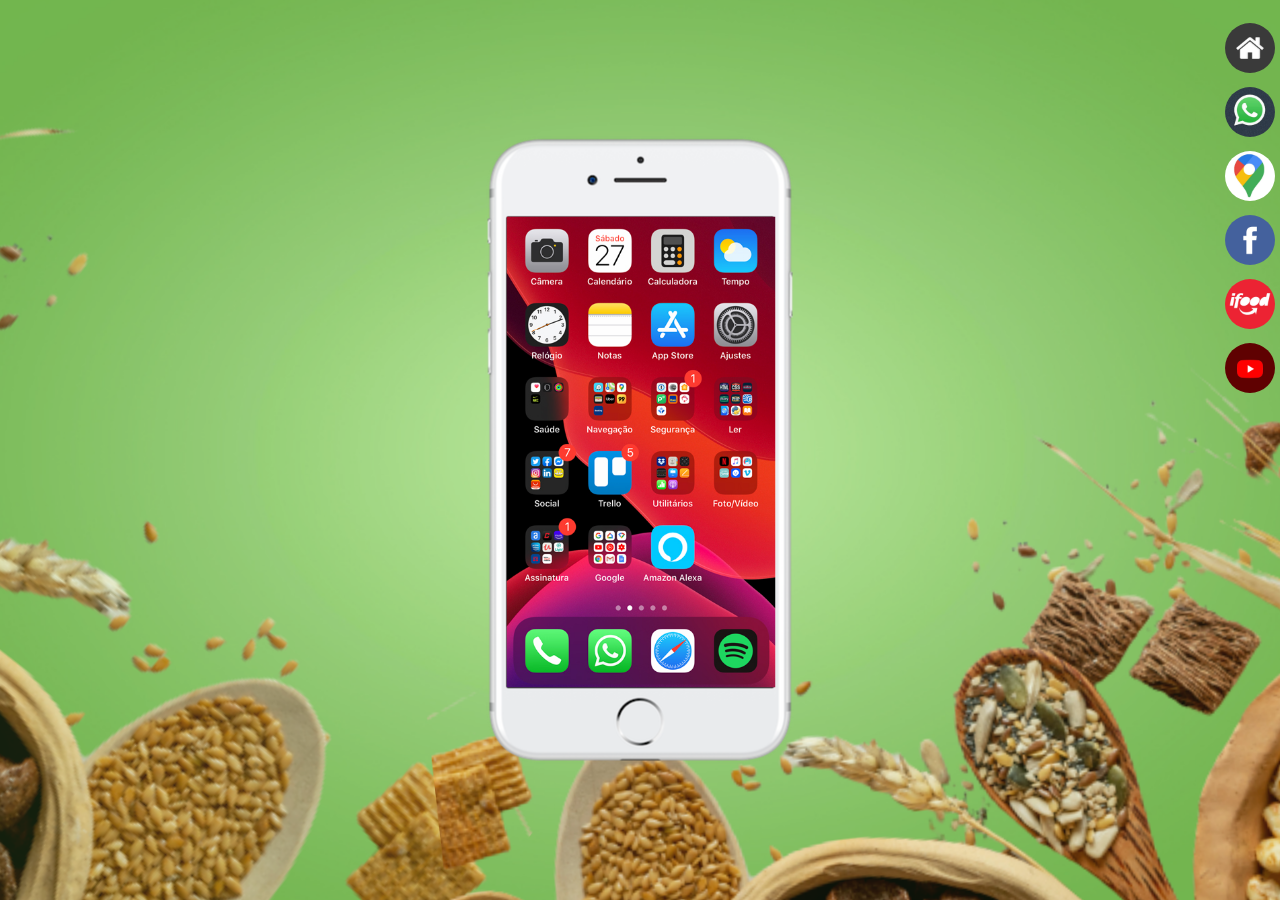
<file: index.html>
<!DOCTYPE html>
<html lang="pt-br">
<head>
    <meta charset="UTF-8">
    <meta http-equiv="X-UA-Compatible" content="IE=edge">
    <meta name="viewport" content="width=device-width, initial-scale=1.0">
    <link rel="stylesheet" href="estilo.css">
    <link rel="shortcut icon" href="imagens/natural.png" type="image/x-icon">
    <title> Home Prosaúde Criciúma</title>
</head>
<body>

<main>

    <section id="telefone">
        <iframe src="home.html" name="tela" id="tela" frameborder="0">
            Este conteúdo não é compatível com o seu navegador.
        </iframe>

    </section>

    <section id="redes-sociais"><br>
        <a href="home.html" target="tela"><img src="imagens/logo-home.jpg" alt="logo-tela"></a><br>
        <a href="whatsapp.html" target="tela"> <img src="imagens/whatsapp-logo.jpg" alt="whatsapp-logo"></a><br><!--ficou ruim-->
        <a href="maps.html" target="tela"> <img src="imagens/google-mapslogo.jpg" alt="google-mapslogo"></a><br>
        <a href="facebook.html" target="tela"> <img src="imagens/logo-facebook.jpg" alt="logo-facebook"></a><br>
        <a href="ifood.html" target="tela"> <img src="imagens/ifoodlogo.jpg" alt="logoIfood"></a><br>
        <a href="youtube.html" target="tela"> <img src="imagens/logo-youtube.jpg" alt="logo-youtube"></a><br>
    
    </section>



</main>
    
</body>
</html>
</file>
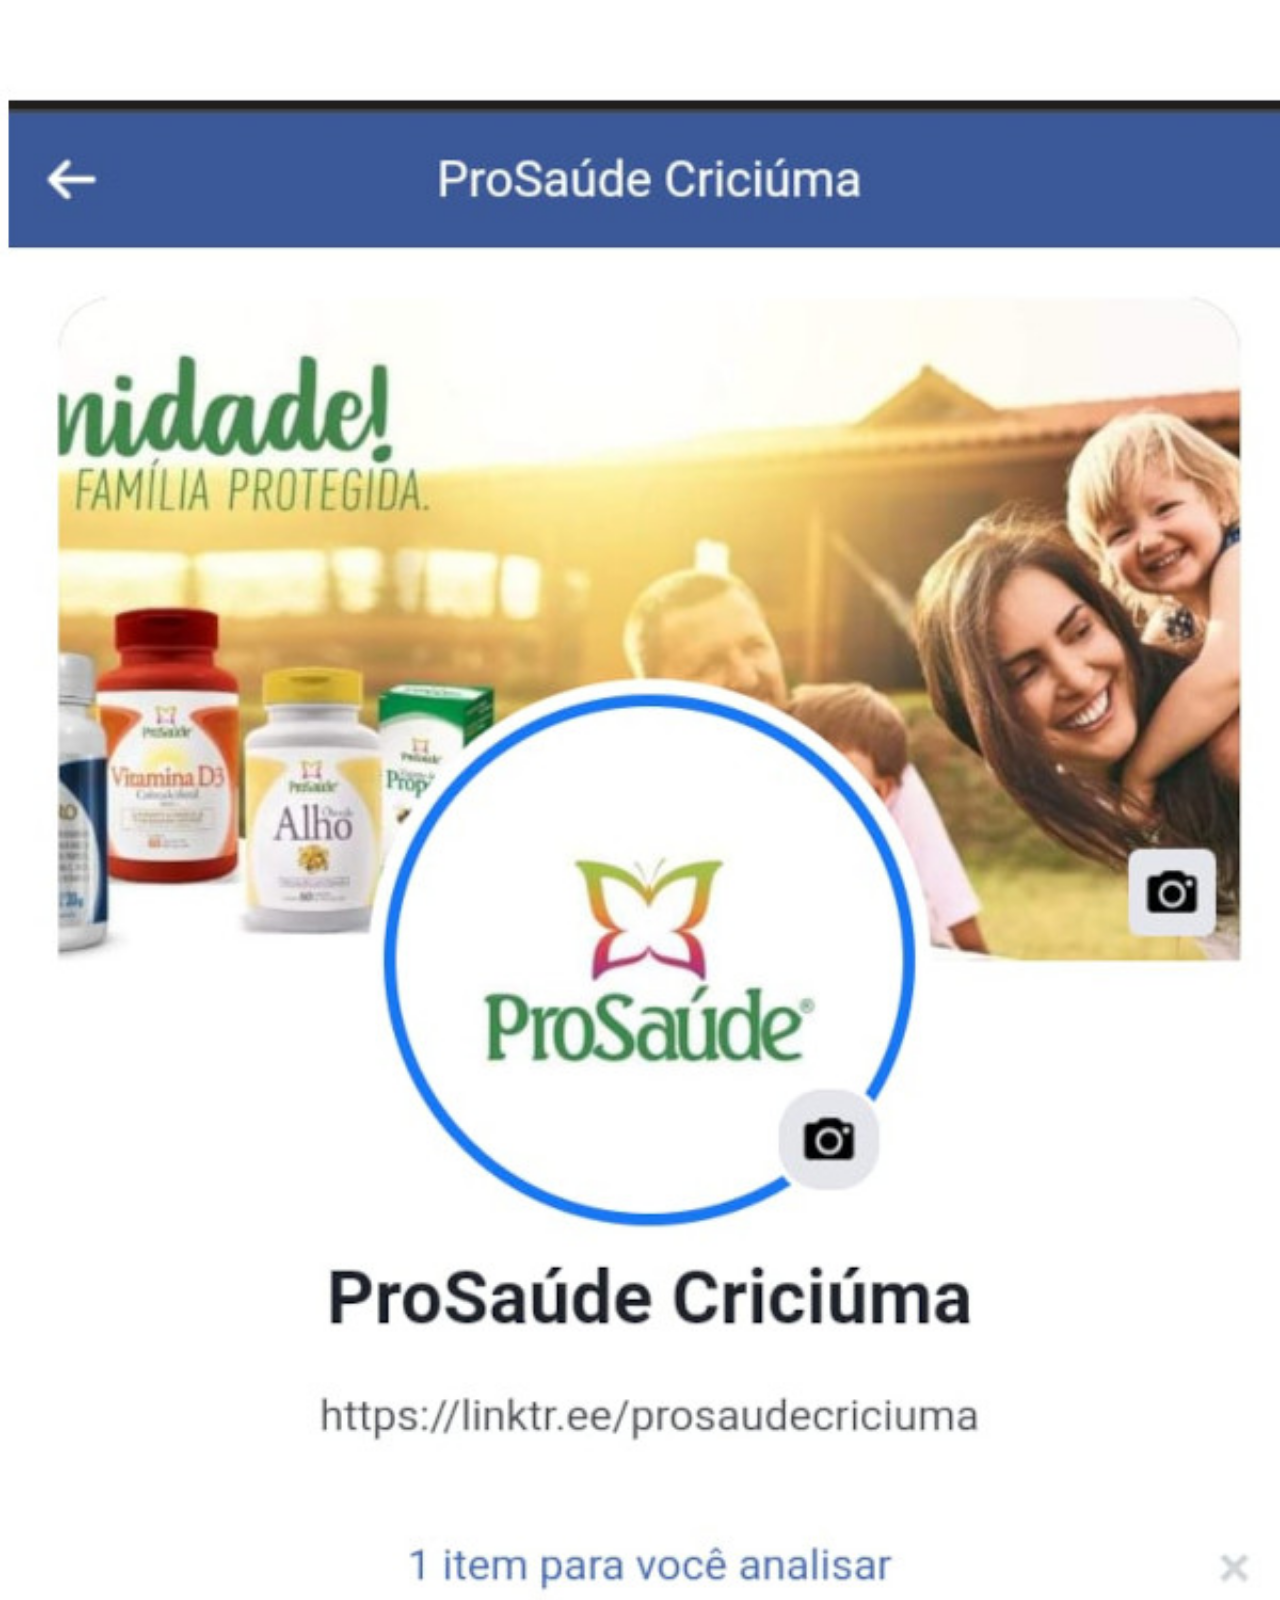
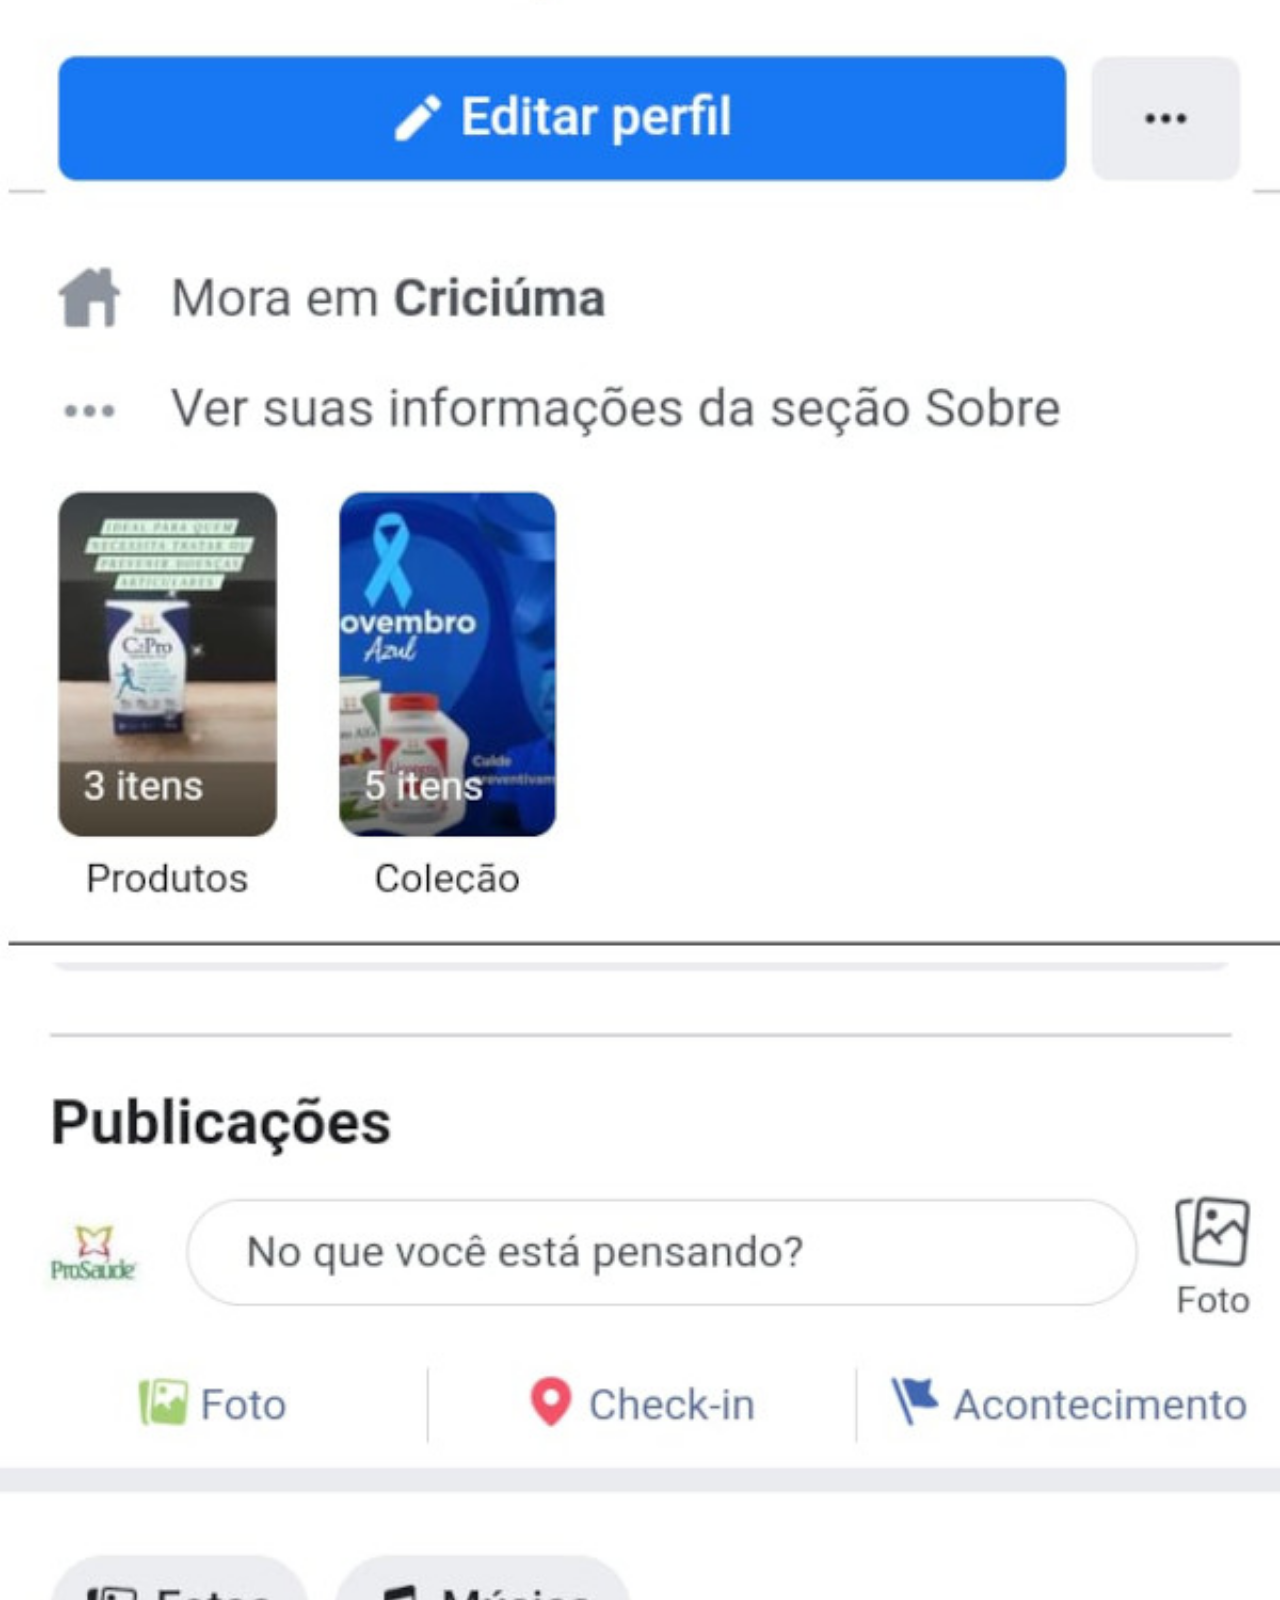
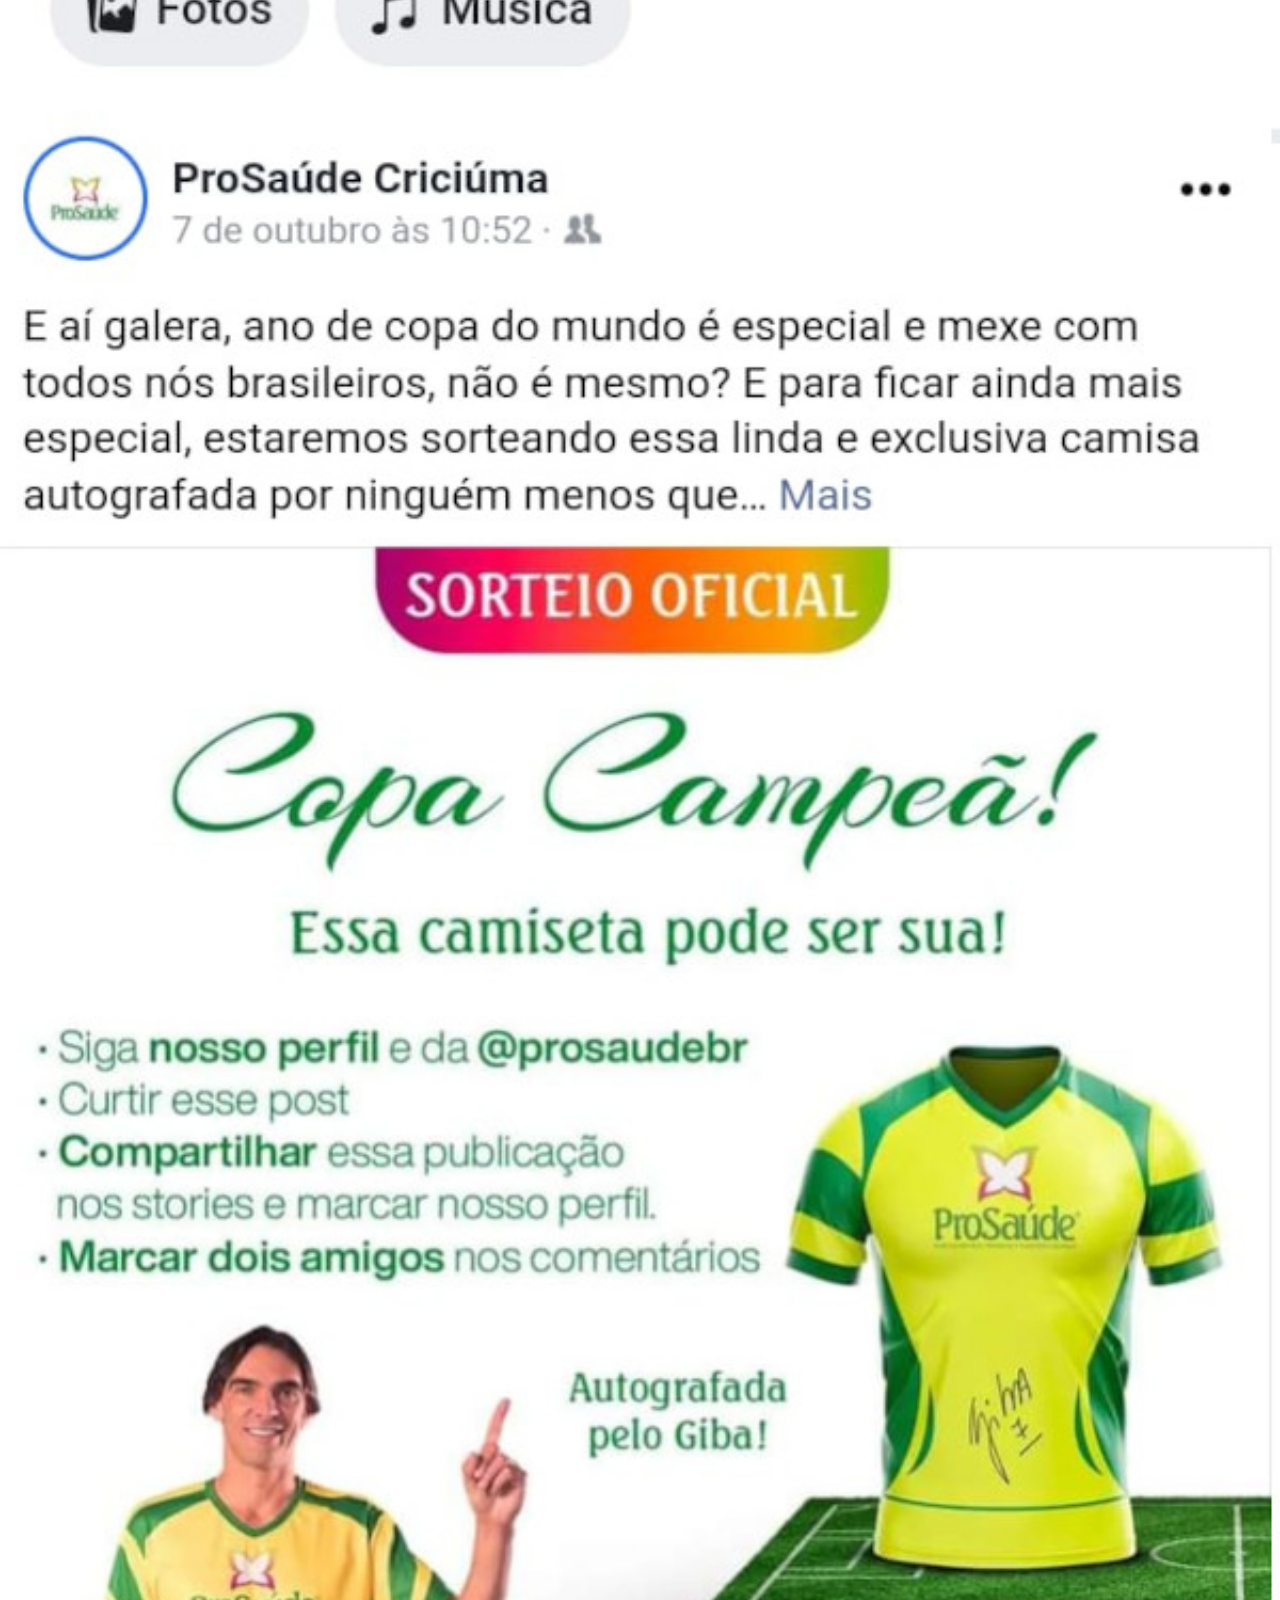
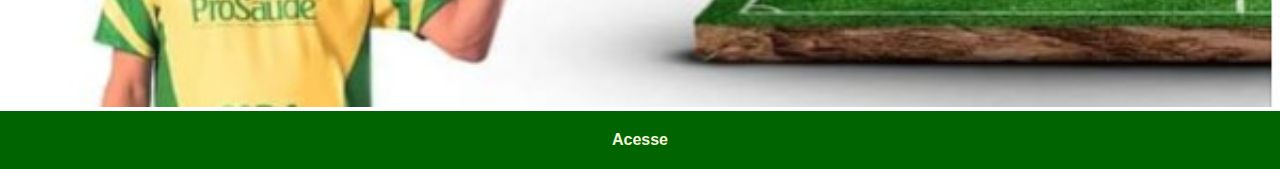
<file: facebook.html>
<!DOCTYPE html>
<html lang="pt-br">
<head>
    <meta charset="UTF-8">
    <meta http-equiv="X-UA-Compatible" content="IE=edge">
    <meta name="viewport" content="width=device-width, initial-scale=1.0">
    <link rel="stylesheet" href="stilusocial.css">
    <title>facebook</title>
</head>
<body>
    <img src="imagens/facebook.jpeg" alt="tela-facebook">
    <a href="https://www.facebook.com/profile.php?id=100071296491405" target="_blank">Acesse</a>
    
</body>
</html>
</file>
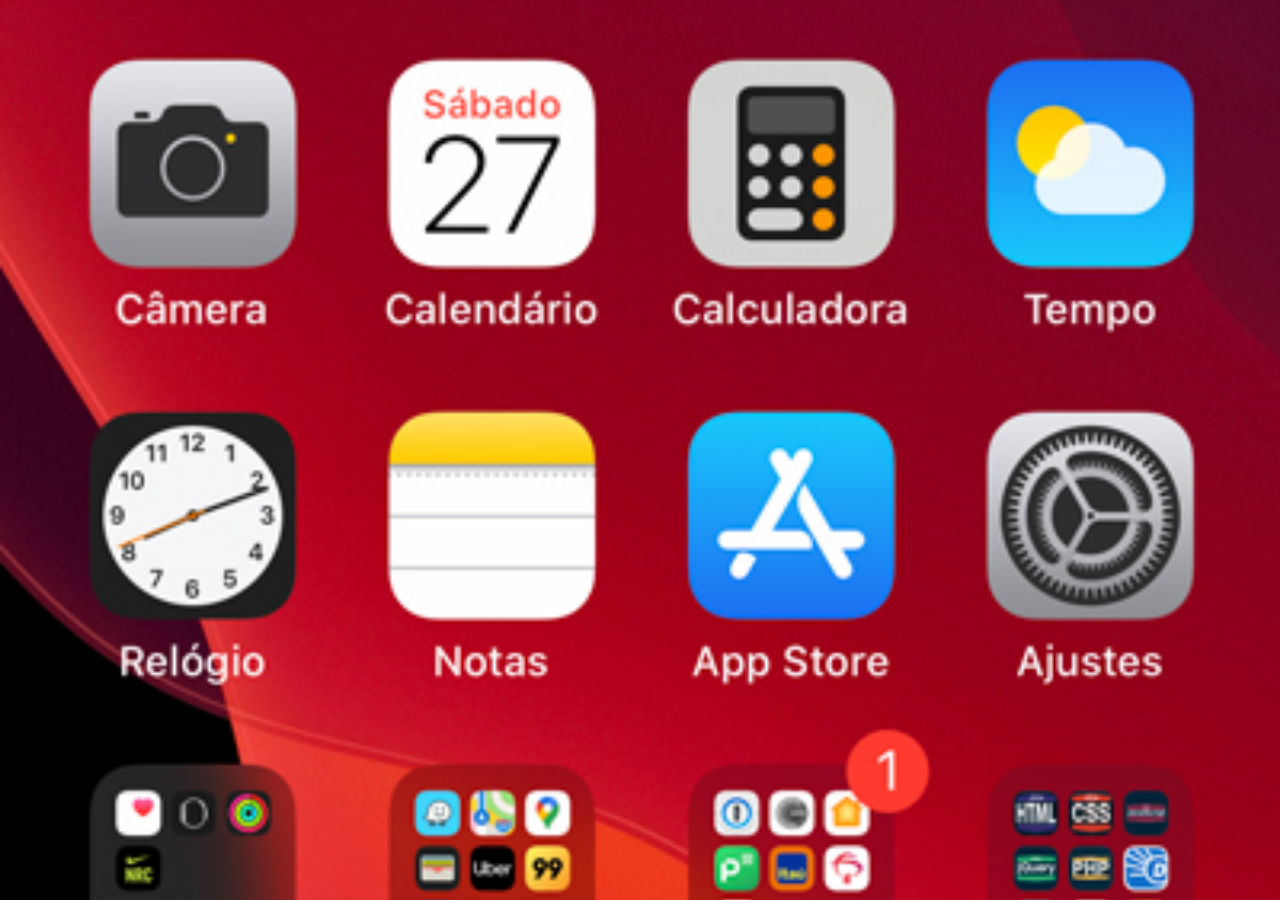
<file: home.html>
<!DOCTYPE html>
<html lang="pt-br">
<head>
    <meta charset="UTF-8">
    <meta http-equiv="X-UA-Compatible" content="IE=edge">
    <meta name="viewport" content="width=device-width, initial-scale=1.0">
    <title>Menu Iniciar</title>
</head>
<style>
    *{
        margin: 0px;
        padding: 0px;
    }

    body{ 
        height: 100vh;
        width: 100vw;
        background: url('imagens/tela-home.jpg') no-repeat;
        background-size: cover;

    }
</style>
<body>
    
</body>
</html>
</file>
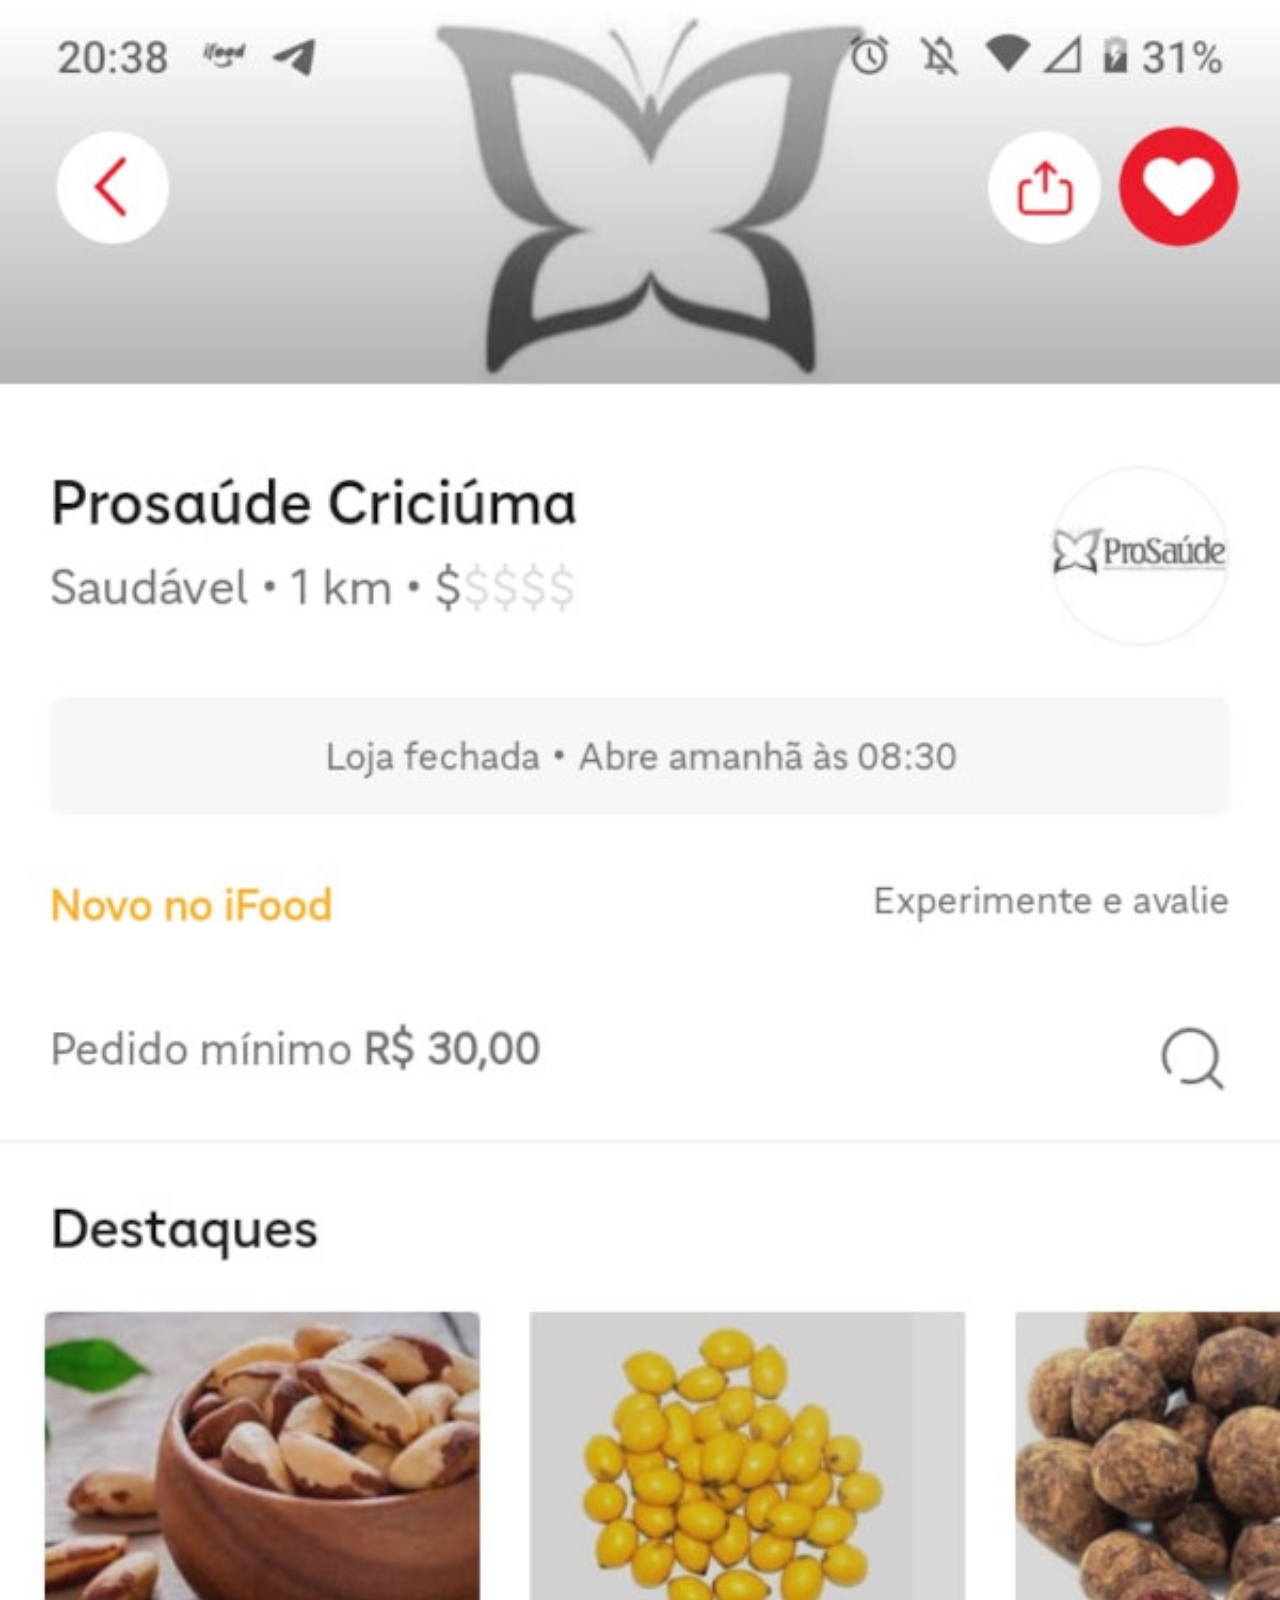
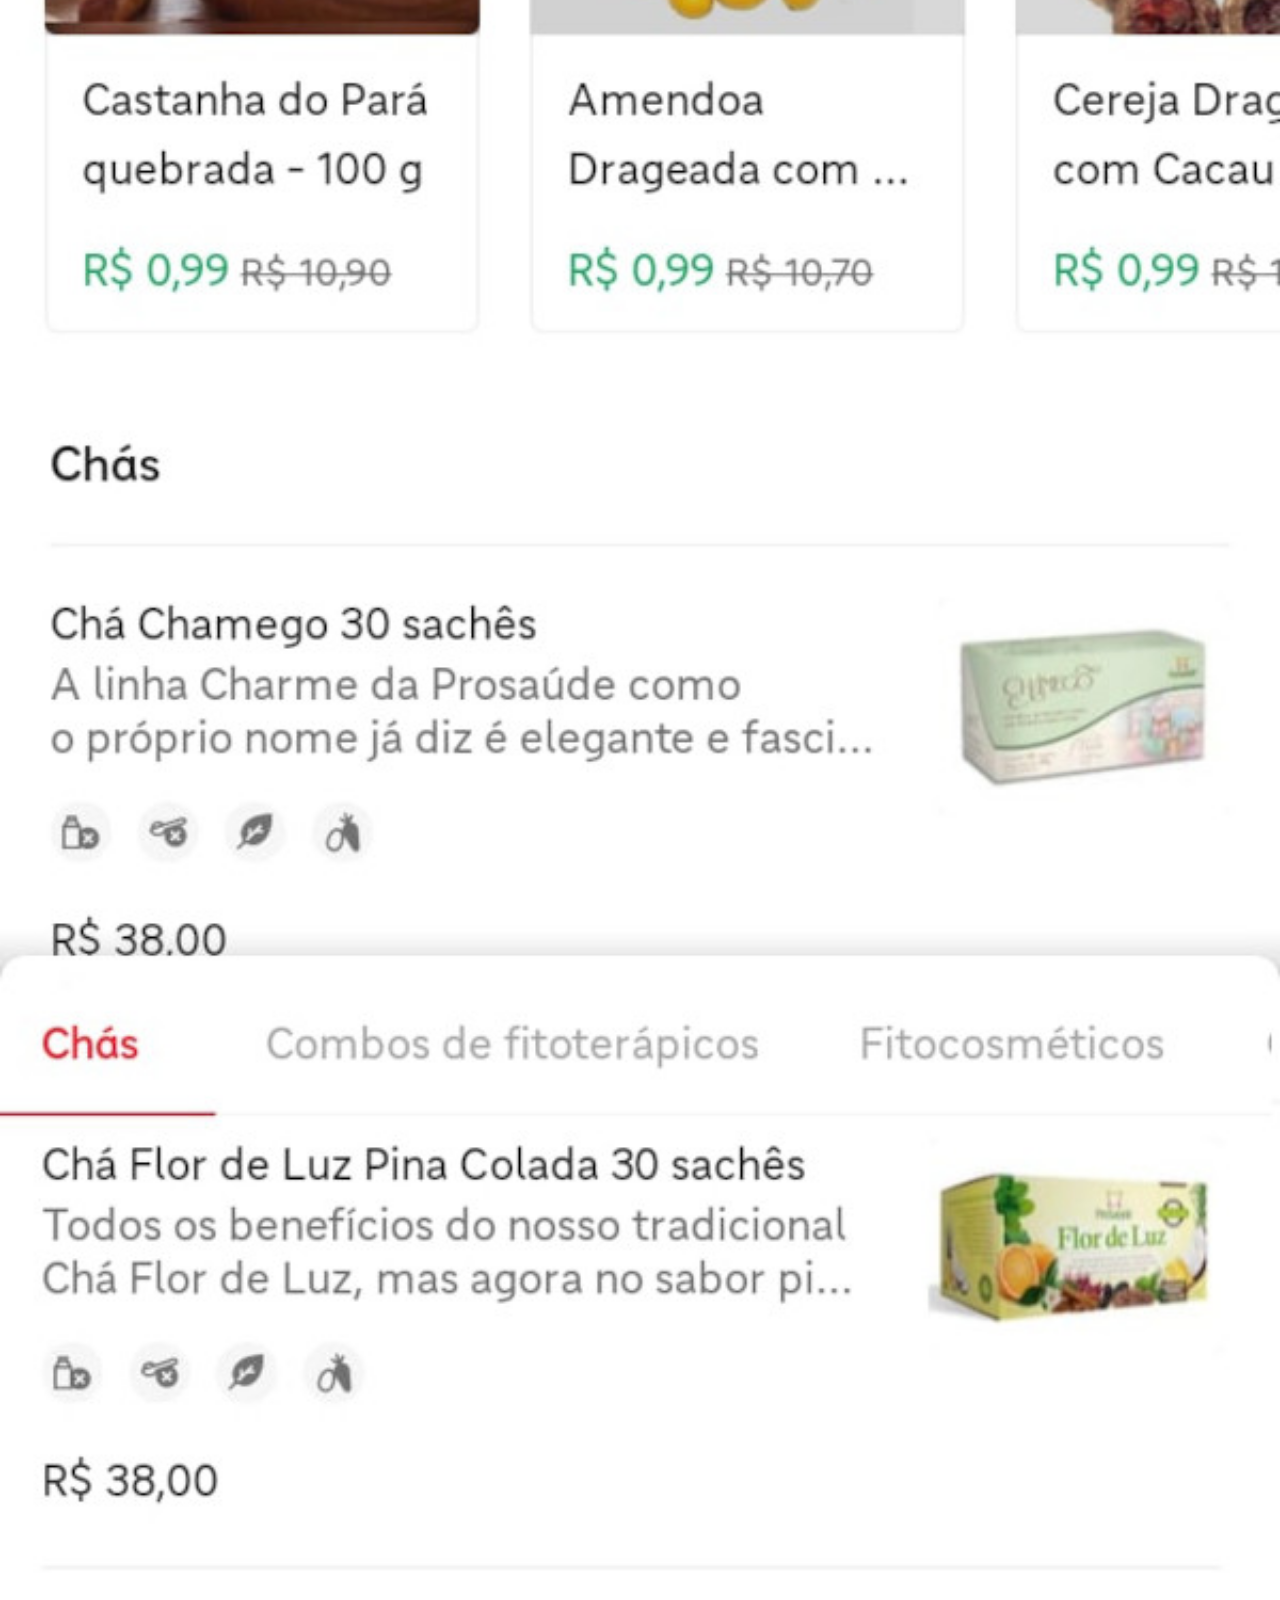
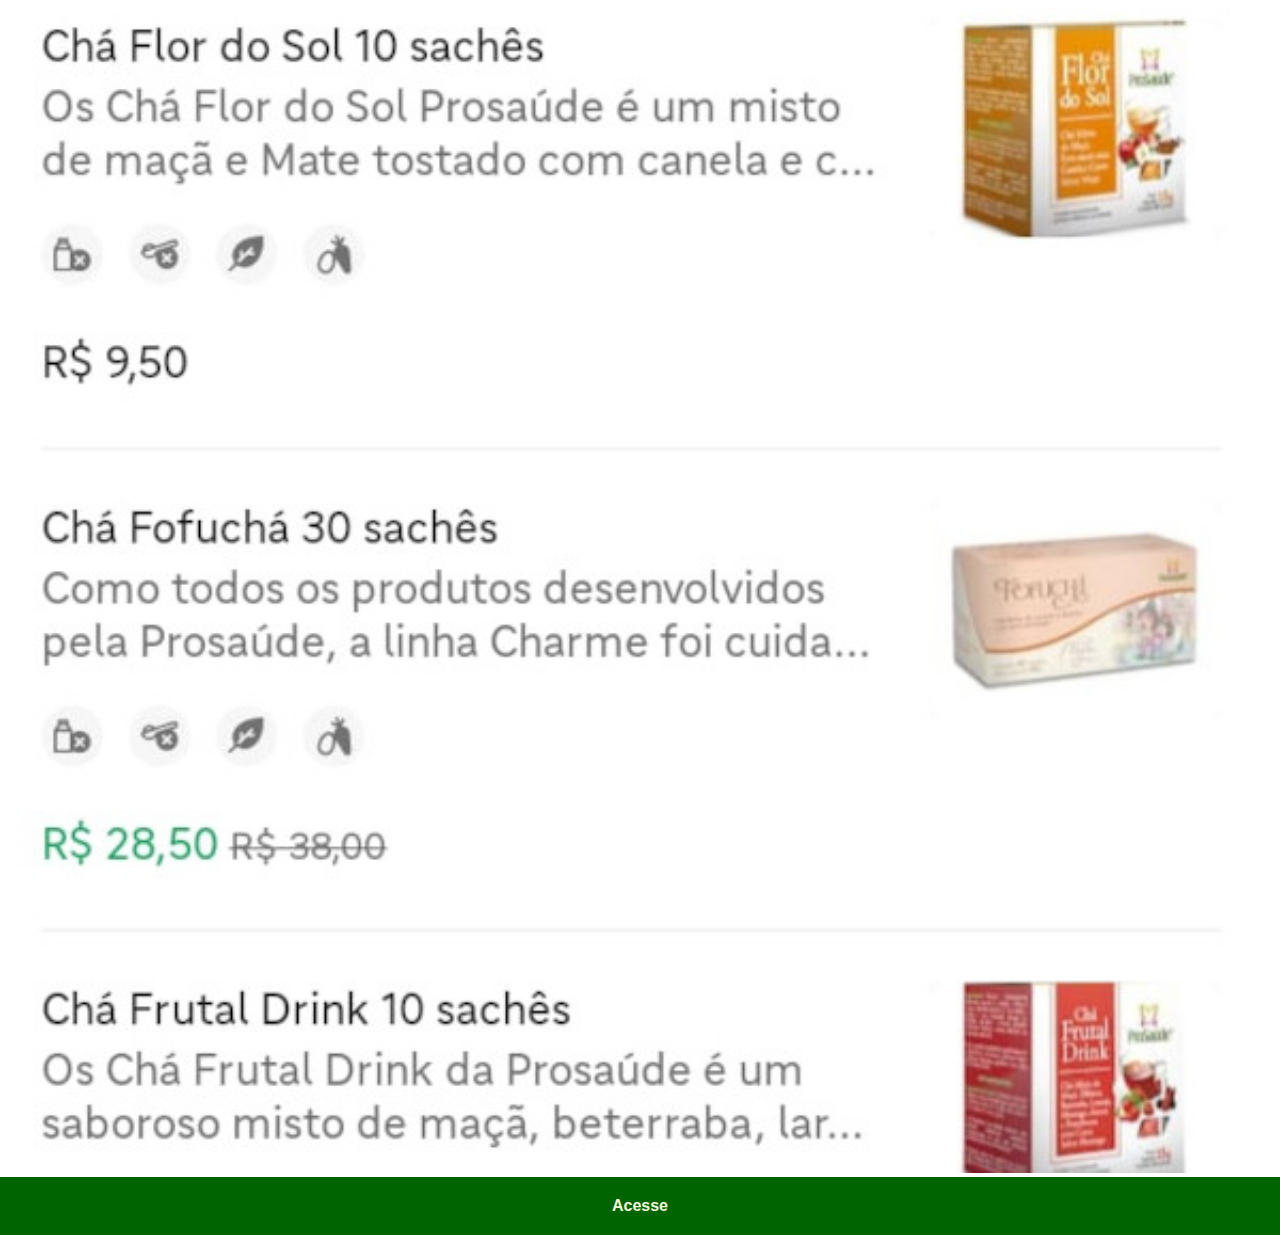
<file: ifood.html>
<!DOCTYPE html>
<html lang="pt-br">
<head>
    <meta charset="UTF-8">
    <meta http-equiv="X-UA-Compatible" content="IE=edge">
    <meta name="viewport" content="width=device-width, initial-scale=1.0">
    <link rel="stylesheet" href="stilusocial.css">
    <title>Ifood</title>
</head>
<body>
    <img src="imagens/ifood-tela.jpeg" alt="tela Ifood">
    <a href="https://www.ifood.com.br/delivery/criciuma-sc/prosaude-criciuma-centro/c8c05c2c-086a-4075-b6e7-16e4a522ae8f?UTM_Medium=share"target="_blank">Acesse</a>
    
</body>
</html>
</file>
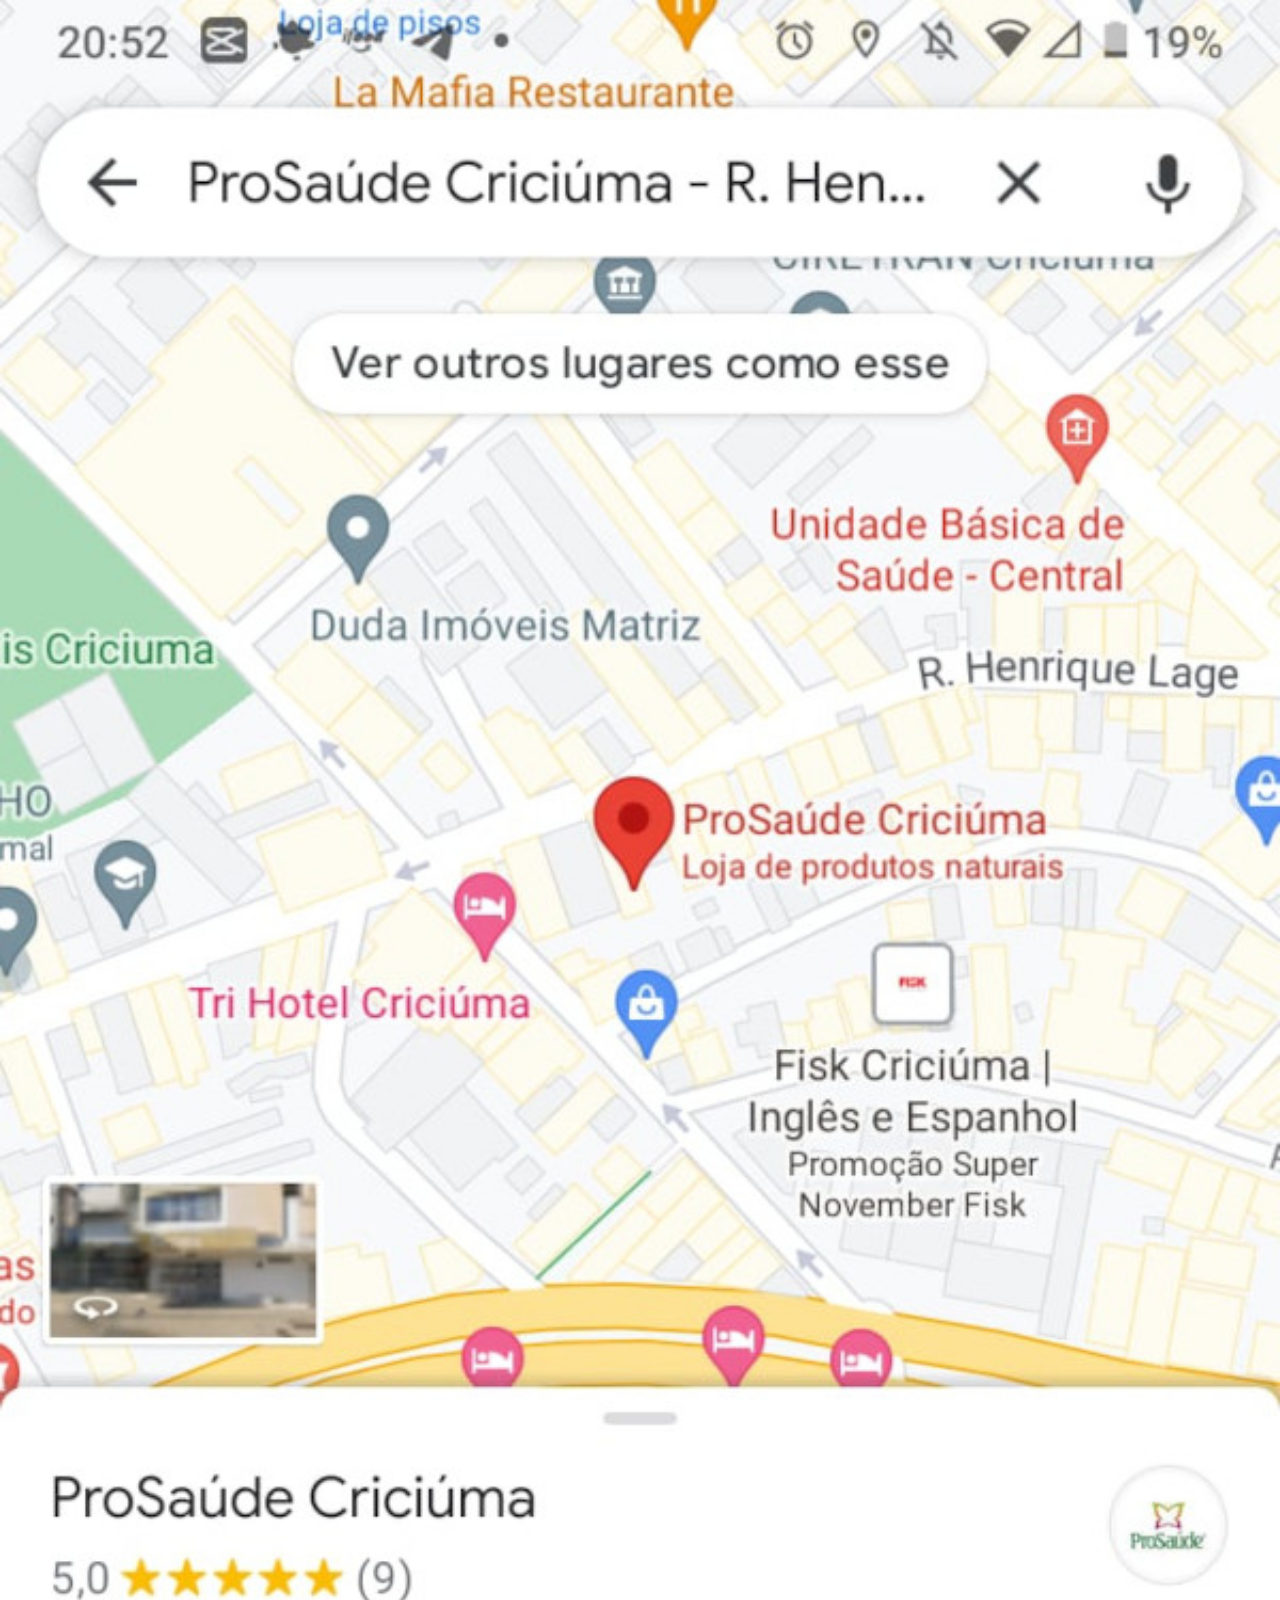
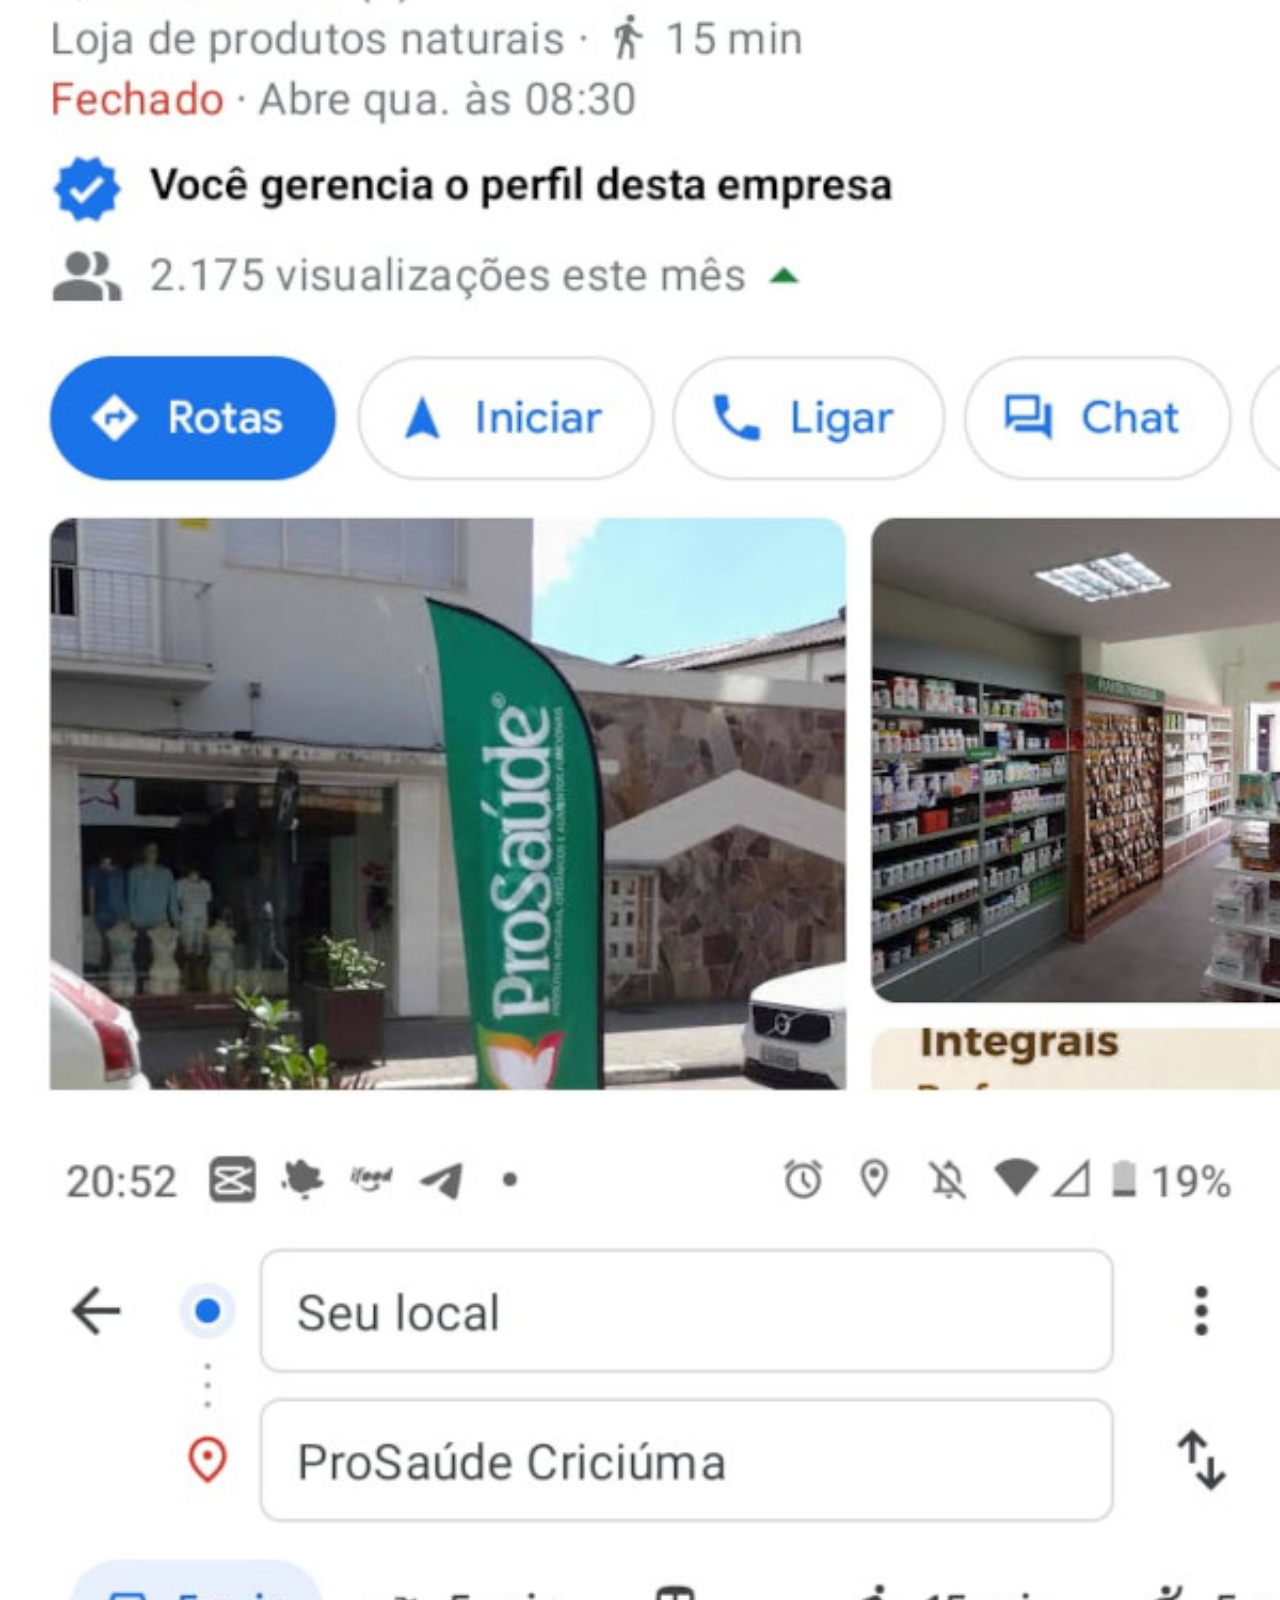
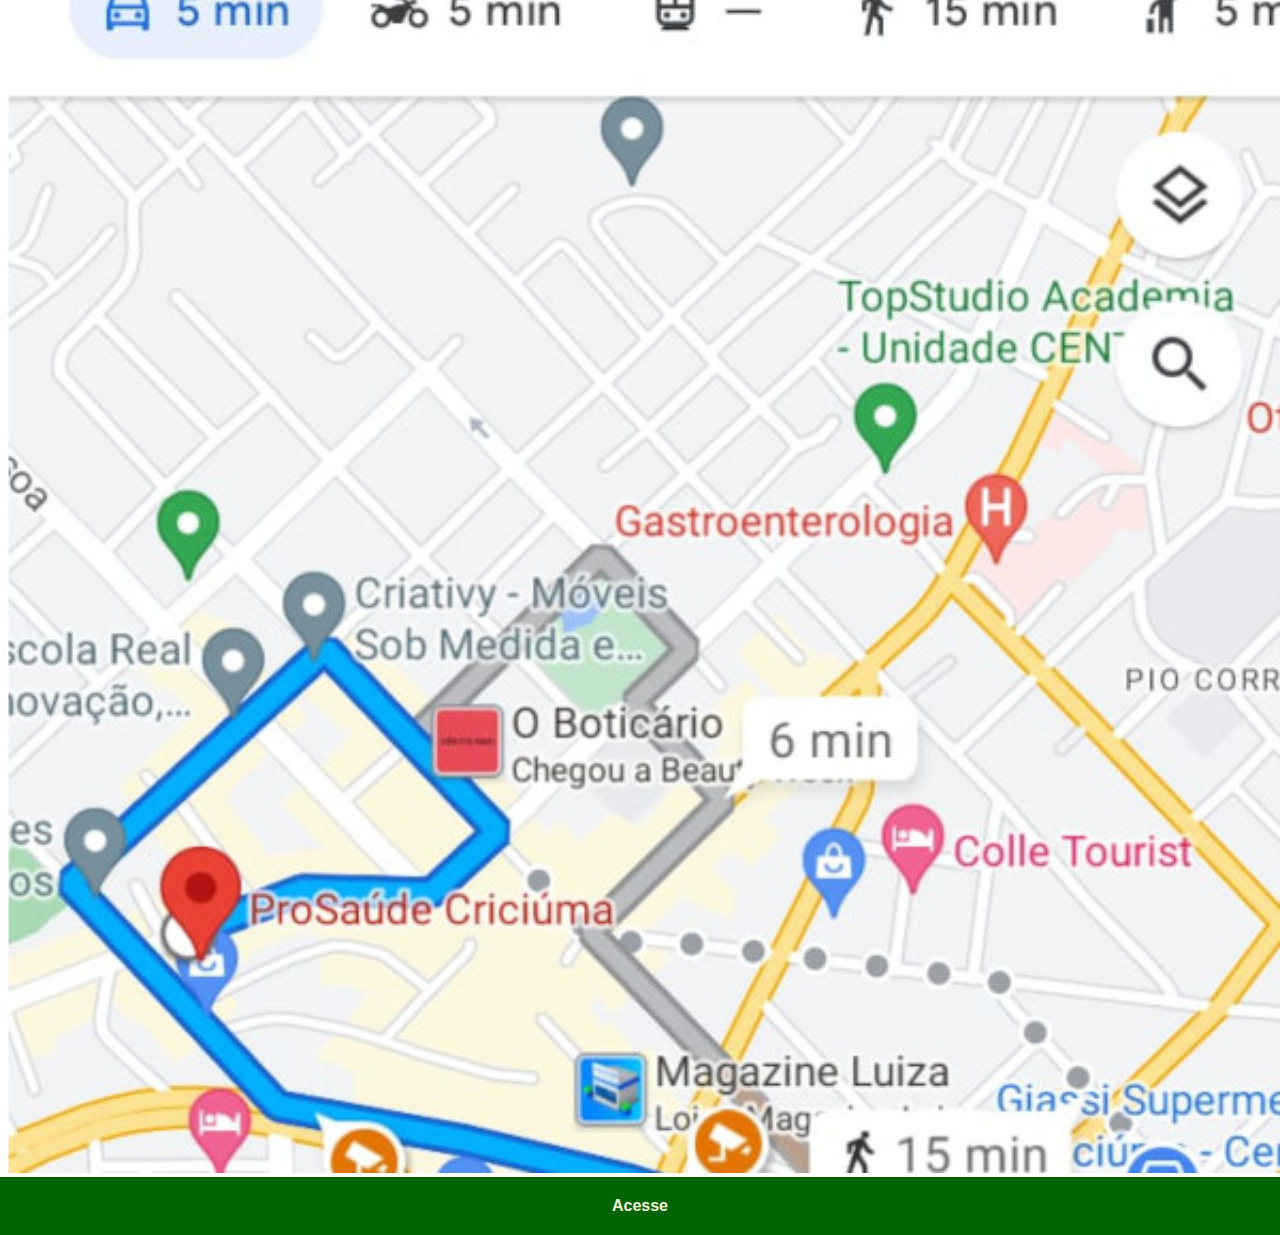
<file: maps.html>
<!DOCTYPE html>
<html lang="pt-br">
<head>
    <meta charset="UTF-8">
    <meta http-equiv="X-UA-Compatible" content="IE=edge">
    <meta name="viewport" content="width=device-width, initial-scale=1.0">
    <link rel="stylesheet" href="stilusocial.css">
    <title>Localização Maps</title>
</head>
<body>
    <img src="imagens/mapstela.jpg" alt="tela maps">
    <a href="https://www.google.com/maps/dir//R.+Henrique+Lage,+247+-+Sala+01+-+Centro,+Crici%C3%BAma+-+SC,+88801-010/@-28.6781065,-49.4428519,12z/data=!4m8!4m7!1m0!1m5!1m1!1s0x952183b88cb80abd:0x681562eaff291691!2m2!1d-49.3728116!2d-28.6781245" target="_blank">Acesse</a>
    
</body>
</html>
</file>
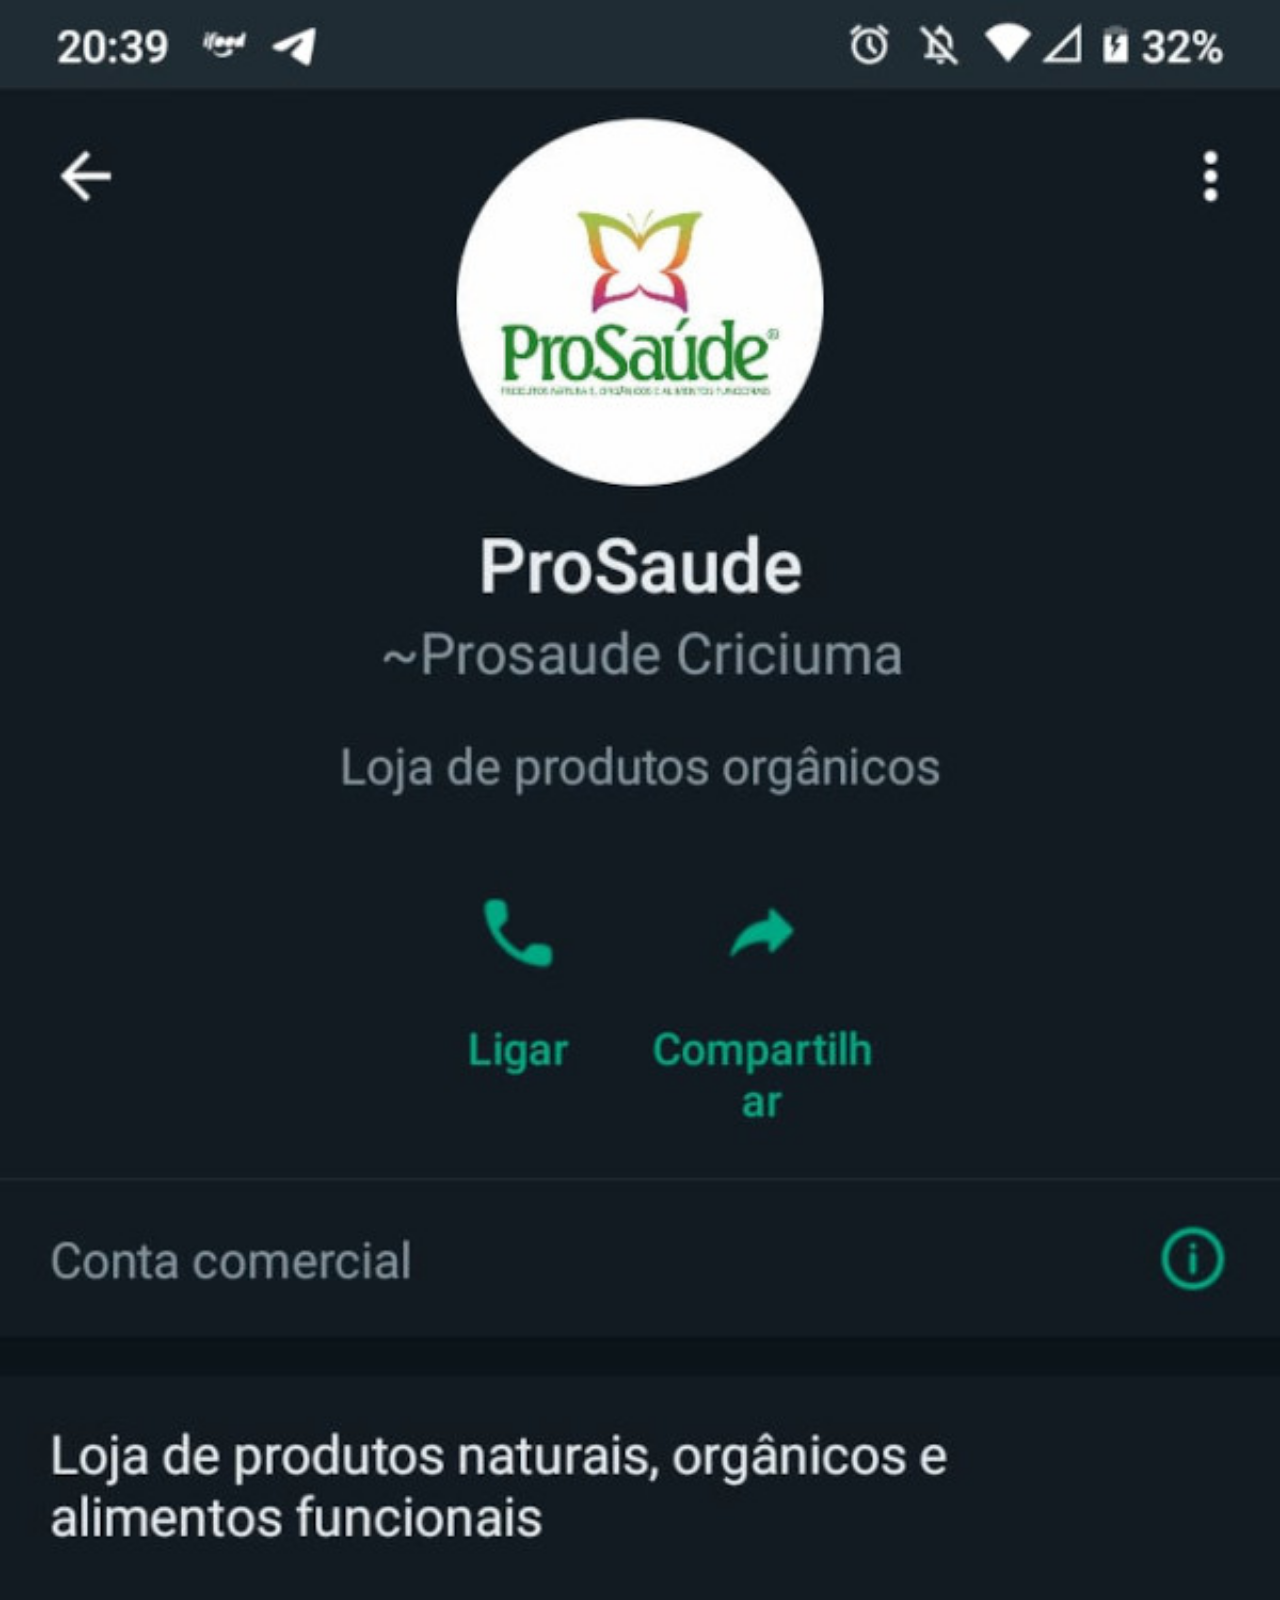
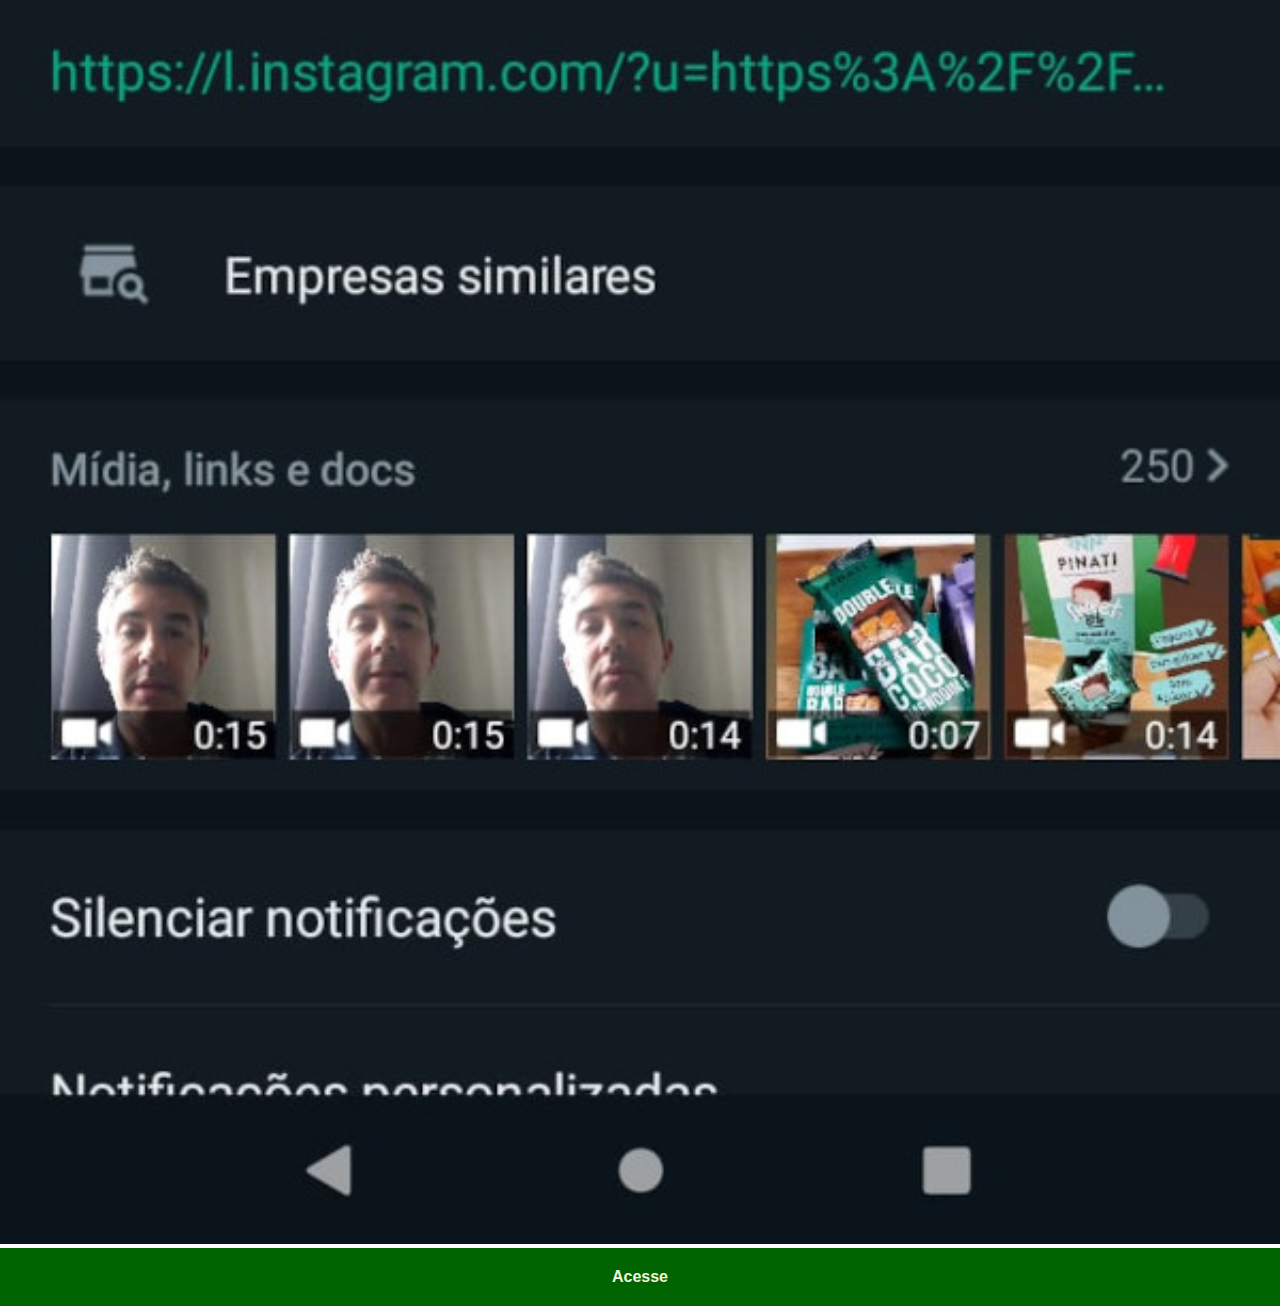
<file: whatsapp.html>
<!DOCTYPE html>
<html lang="pt-br">
<head>
    <meta charset="UTF-8">
    <meta http-equiv="X-UA-Compatible" content="IE=edge">
    <meta name="viewport" content="width=device-width, initial-scale=1.0">
    <link rel="stylesheet" href="stilusocial.css">
    <title>whatsapp</title>
</head>
<body>

    <img src="imagens/whats-tela.jpeg" alt="whats-tela">
    <a href="https://wa.me/message/K24CNJ6O7ZOTB1" target="_blank">Acesse</a>
    
</body>
</html>
</file>
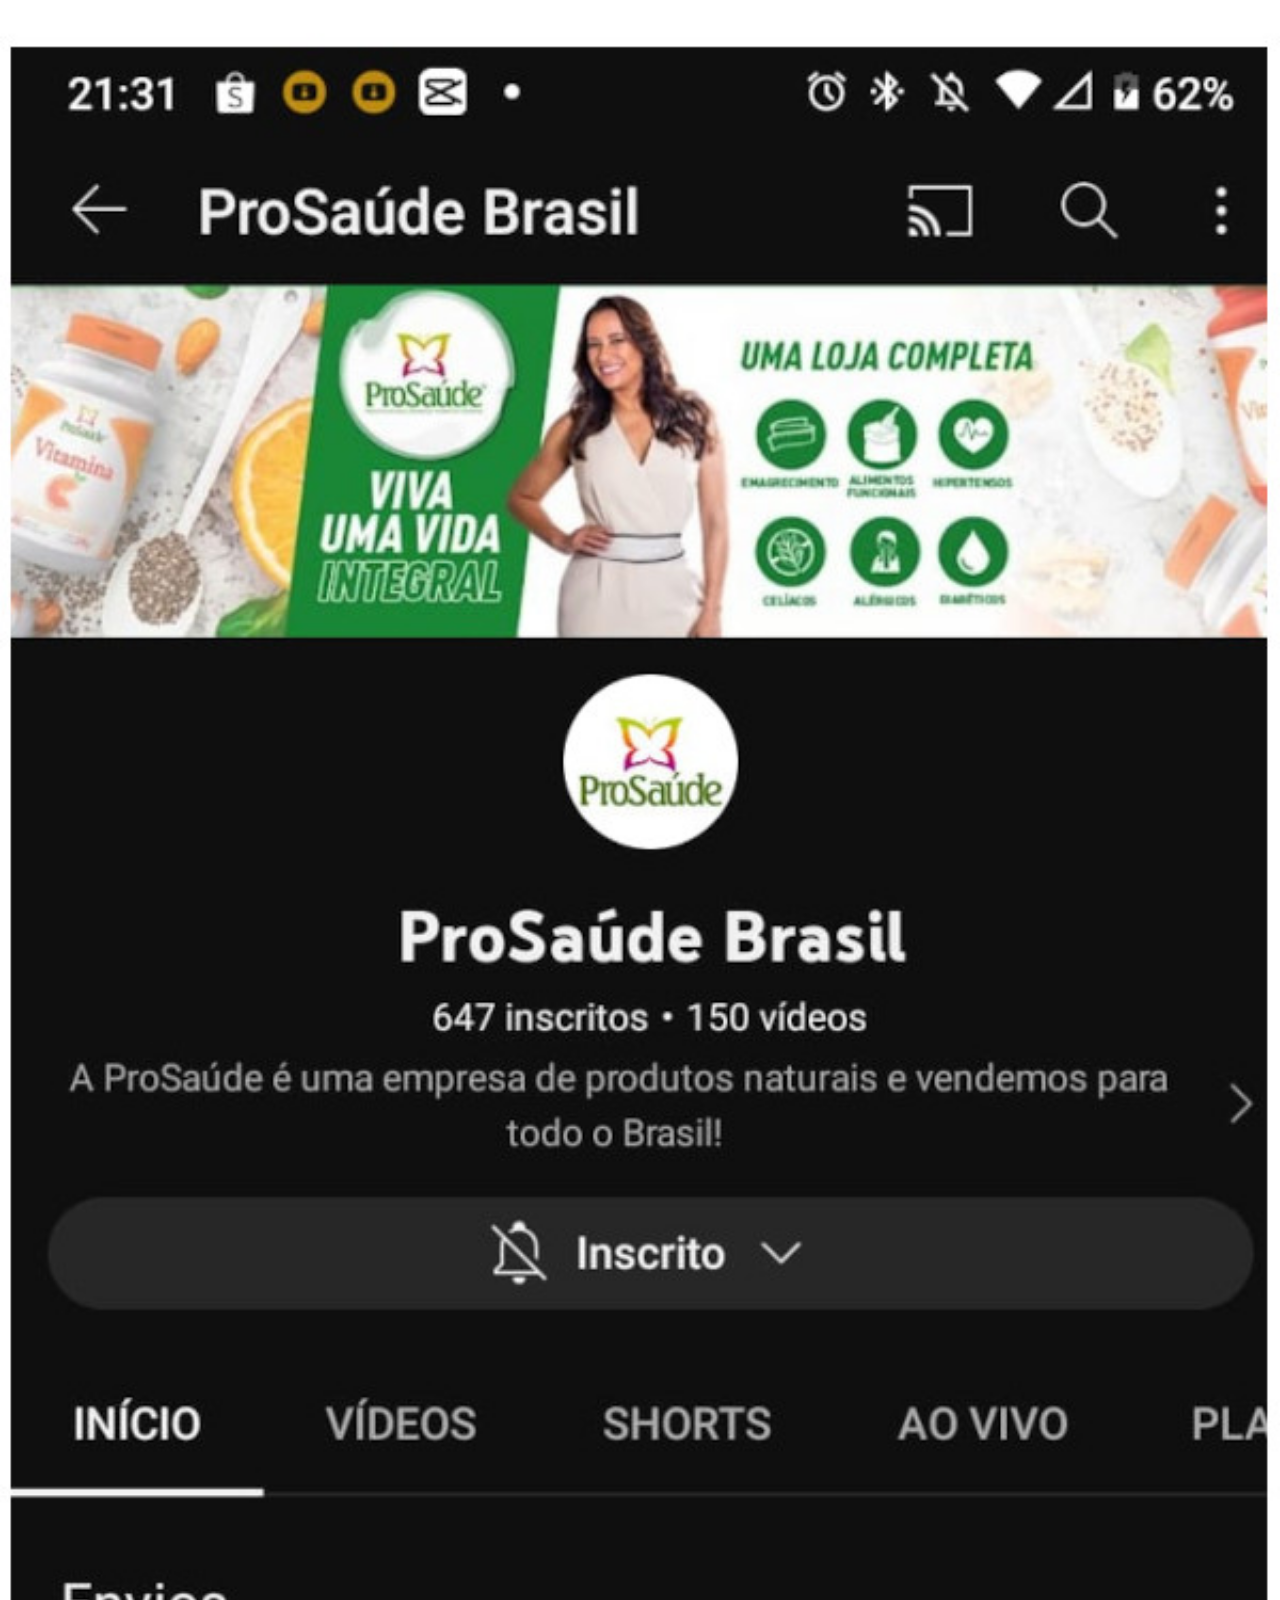
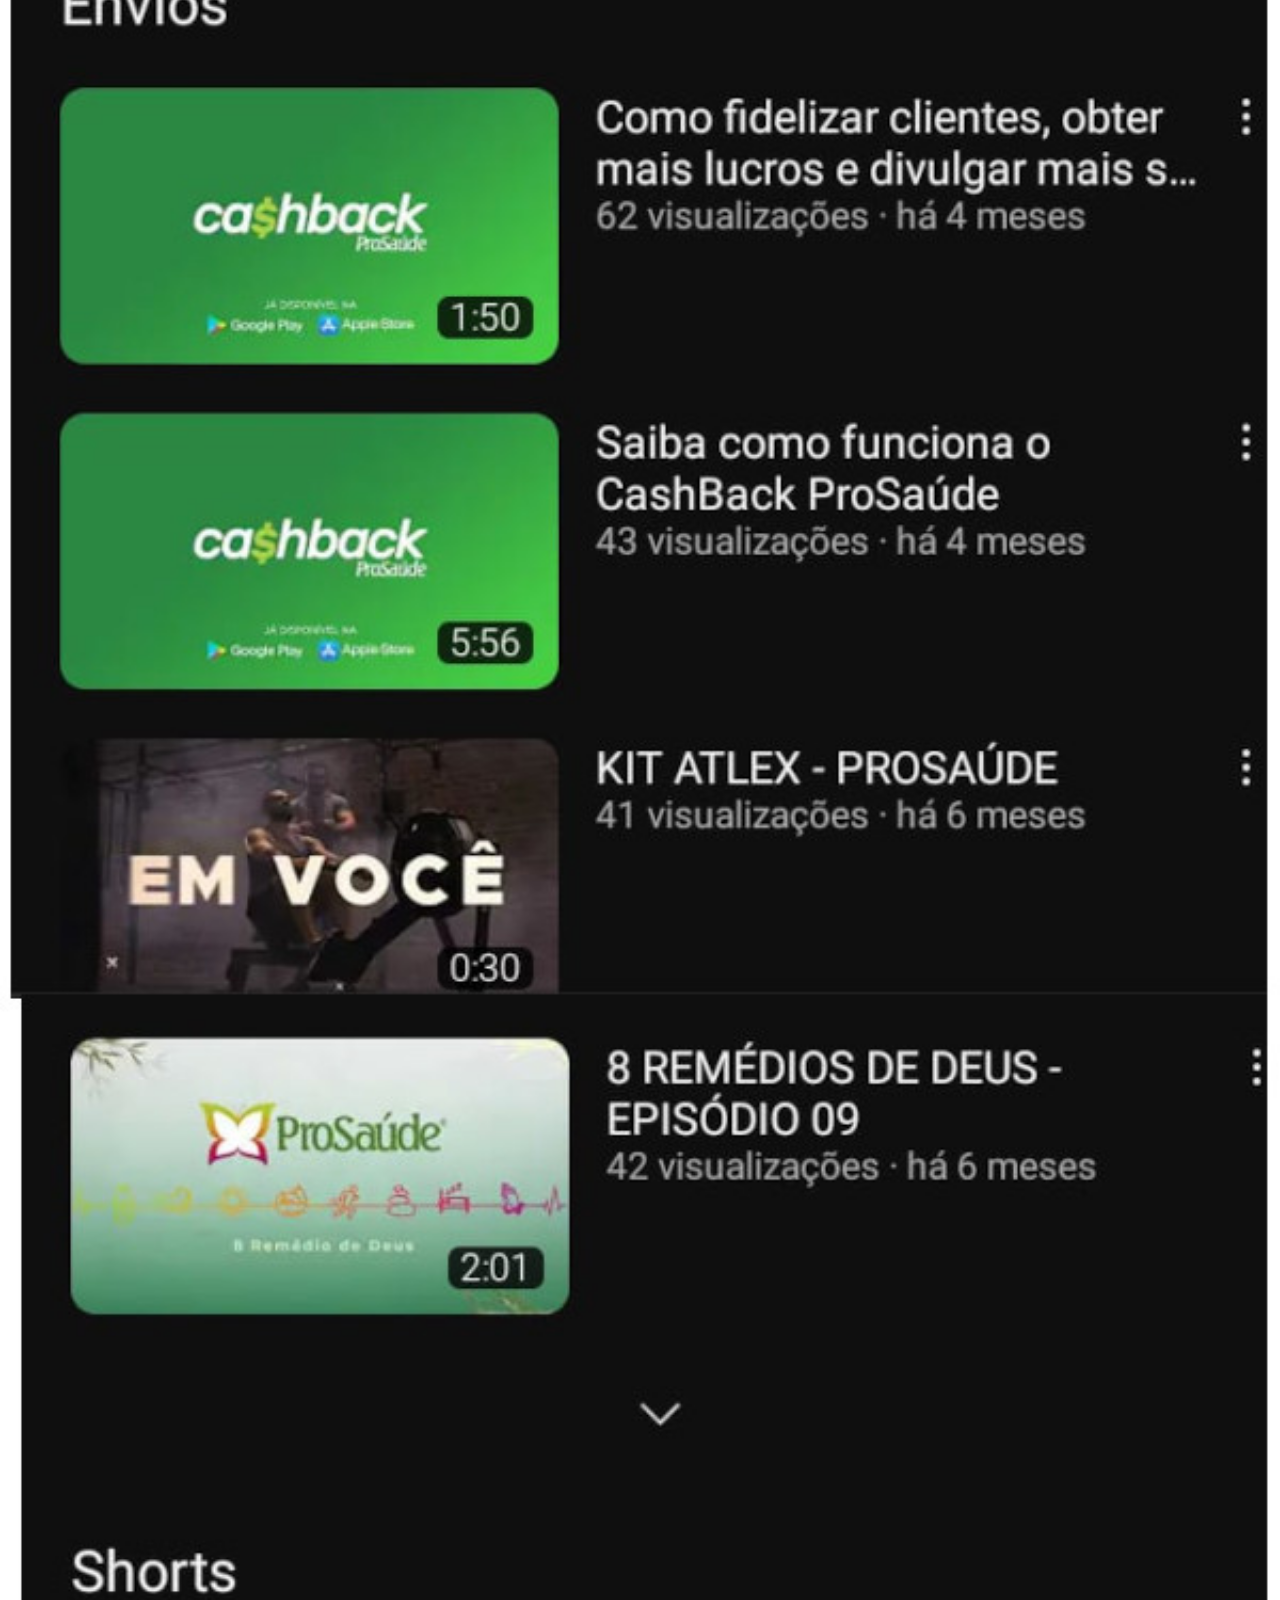
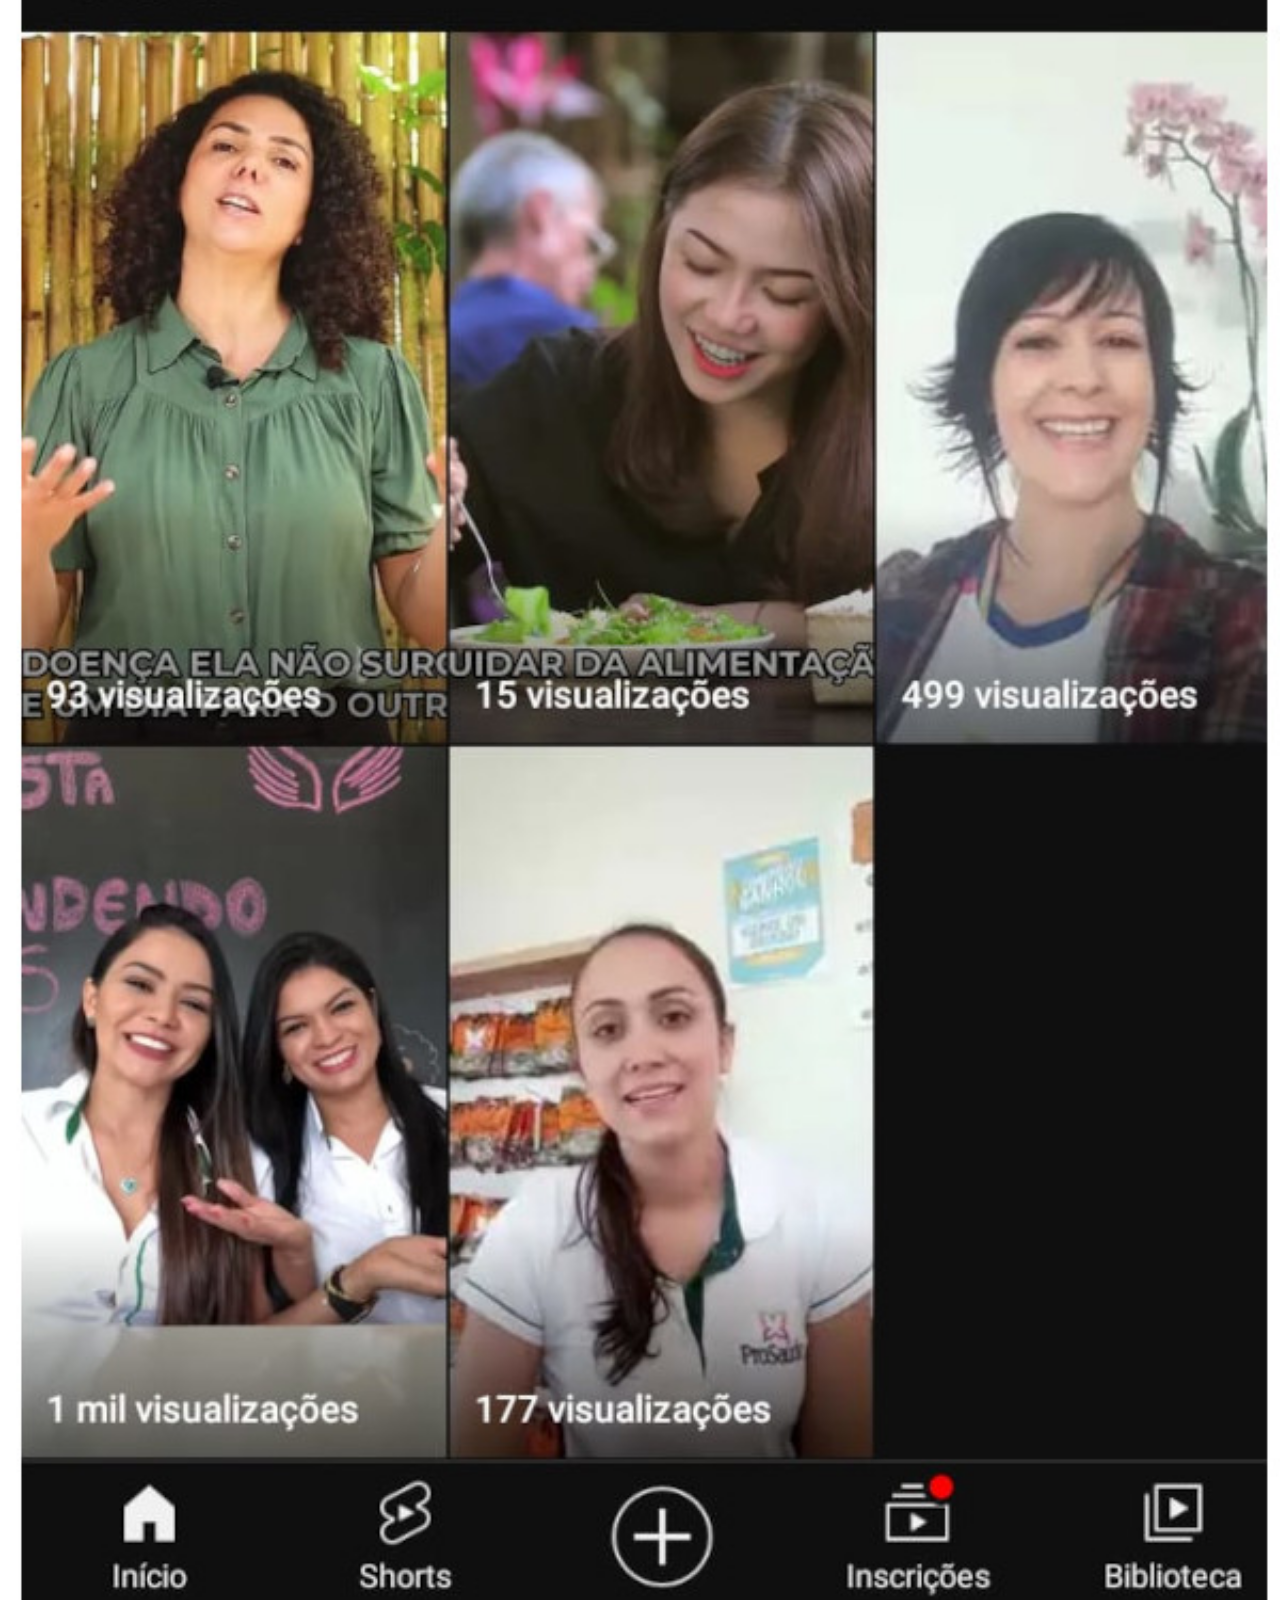
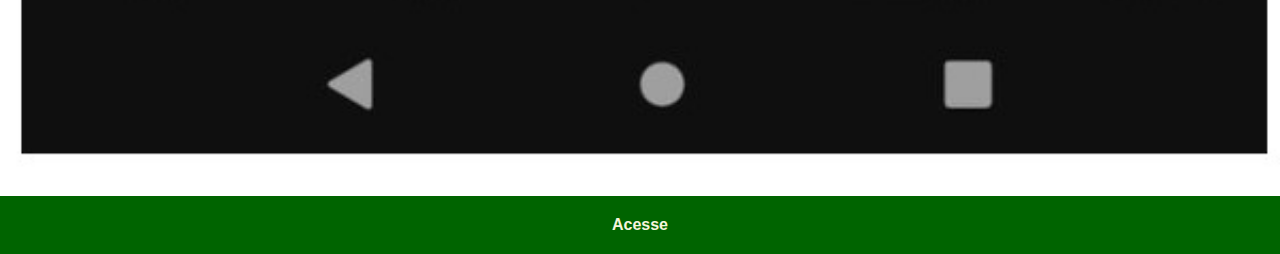
<file: youtube.html>
<!DOCTYPE html>
<html lang="pt-br">
<head>
    <meta charset="UTF-8">
    <meta http-equiv="X-UA-Compatible" content="IE=edge">
    <meta name="viewport" content="width=device-width, initial-scale=1.0">
    <link rel="stylesheet" href="stilusocial.css">
    <title>YouTube</title>
</head>
<body>
    <img src="imagens/youtube-tela.jpg" alt="tela-youtube">
    <a href="https://www.youtube.com/watch?v=mApSQ6N8OiI" target="_blank">Acesse</a>
</body>
</html>
</file>
<file: estilo.css>
@charset "UTF-8";

*{
    margin: 0px;
    padding: 0px;
    font-family: Arial, Helvetica, sans-serif;
}

html, body{
    height: 100vh;
    width: 100vw;
    background-color: black;
}

body{
    background: url('imagens/EG\ Comércio\ de\ Produtos\ Naturais.png')no-repeat bottom center;
    background-size: cover;
}

main{
    position: relative;
    height: 100vh;
}

section#telefone{
    position: absolute;
    top:50%;
    left: 50%;
    transform: translate(-50%, -50%);

    height: 627px;
    width: 311px;
    background: url('imagens/frame-iphone.png')no-repeat;
}

iframe#tela{
    position: relative;
    top: 80px;
    left: 22px;
    width: 269px;
    height: 471px;
}

section#redes-sociais{
    text-align: right;
}

section#redes-sociais img{
    width: 50px;
    margin: 5px;
    border-radius: 50%;
}
</file>
<file: stilusocial.css>
@charset "UTF-8";

*{
    margin: 0px;
    padding: 0px;
    font-family: Arial, Helvetica, sans-serif;
}

::-webkit-scrollbar{
    width: 0px;
    height: 0px;
}

img{
  width: 100vw;
}

a{
    display:block;
    background-color: darkgreen;
    color: beige;
    padding:20px;
    text-align: center;
    font-weight: bolder;
    text-decoration: none;
}
a:hover{
    background-color: rgb(18, 187, 18);
}
</file>
